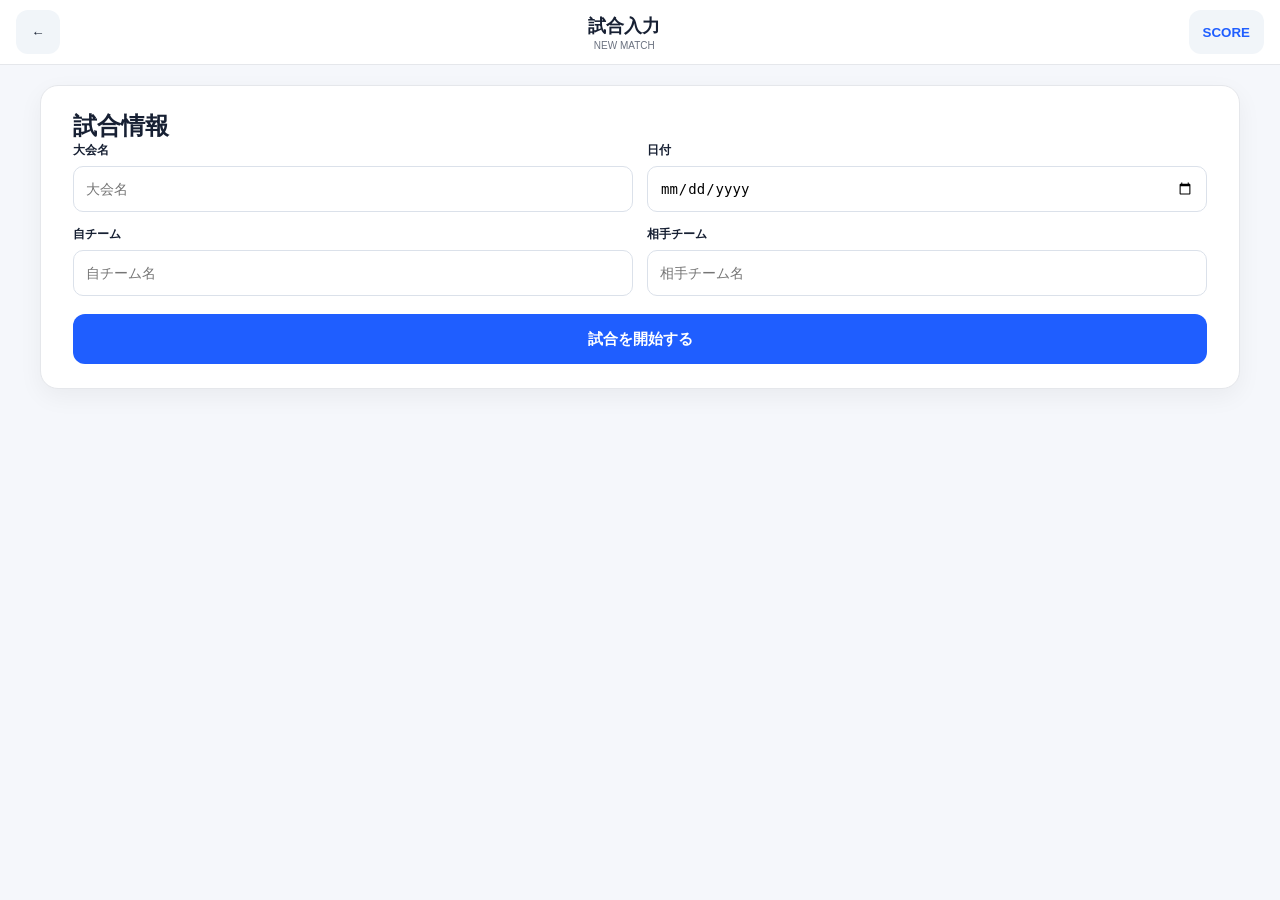
<file: match.html>
<!DOCTYPE html>
<html lang="ja">
<head>
    <meta charset="UTF-8">
    <meta name="viewport" content="width=device-width, initial-scale=1.0">

    <title>試合入力 | Handball Stats Hub</title>

    <link rel="stylesheet" href="css/style.css">
    <link rel="stylesheet" href="css/match.css">

    <script defer src="js/storage.js"></script>
    <script defer src="js/match.js"></script>
</head>

<body>

<header class="match-header">

    <button
        type="button"
        class="back-button"
        onclick="location.href='index.html'">
        ←
    </button>

    <div class="match-title">
        <h1>試合入力</h1>
        <span id="matchStatus">NEW MATCH</span>
    </div>

    <button
        type="button"
        class="running-score-button"
        onclick="openRunningScore()">
        SCORE
    </button>

</header>


<main class="match-container">

    <!-- =========================
         試合作成
    ========================== -->

    <section
        id="matchSetup"
        class="match-card setup-card">

        <div class="card-title">
            <h2>試合情報</h2>
        </div>

        <div class="form-grid">

            <label class="form-field">
                <span>大会名</span>
                <input
                    type="text"
                    id="competition"
                    placeholder="大会名">
            </label>

            <label class="form-field">
                <span>日付</span>
                <input
                    type="date"
                    id="matchDate">
            </label>

            <label class="form-field">
                <span>自チーム</span>
                <input
                    type="text"
                    id="homeTeam"
                    placeholder="自チーム名">
            </label>

            <label class="form-field">
                <span>相手チーム</span>
                <input
                    type="text"
                    id="awayTeam"
                    placeholder="相手チーム名">
            </label>

        </div>

        <button
            type="button"
            id="createMatchButton"
            class="primary-button">
            試合を開始する
        </button>

    </section>


    <!-- =========================
         試合中ヘッダー
    ========================== -->

    <section
        id="liveMatchArea"
        class="live-match-area hidden">

        <div class="score-header">

            <div class="team-score home-score">

                <span
                    id="displayHomeTeam"
                    class="team-name">
                    自チーム
                </span>

                <strong id="homeScore">
                    0
                </strong>

            </div>


            <div class="match-clock">

                <span id="periodDisplay">
                    前半
                </span>

                <strong id="matchClock">
                    00:00
                </strong>

                <div class="clock-controls">

                    <button
                        type="button"
                        id="clockStartButton">
                        START
                    </button>

                    <button
                        type="button"
                        id="clockStopButton">
                        STOP
                    </button>

                </div>

            </div>


            <div class="team-score away-score">

                <span
                    id="displayAwayTeam"
                    class="team-name">
                    相手チーム
                </span>

                <strong id="awayScore">
                    0
                </strong>

            </div>

        </div>


        <!-- =========================
             チーム切替
        ========================== -->

        <div class="team-switch">

            <button
                type="button"
                class="team-switch-button active"
                data-team="home"
                id="homeTeamButton">
                自チーム
            </button>

            <button
                type="button"
                class="team-switch-button"
                data-team="away"
                id="awayTeamButton">
                相手チーム
            </button>

        </div>


        <!-- =========================
             現在の入力情報
        ========================== -->

        <section class="input-status-card">

            <div>
                <span>TEAM</span>
                <strong id="selectedTeamLabel">
                    自チーム
                </strong>
            </div>

            <div>
                <span>PLAYER</span>
                <strong id="selectedPlayerLabel">
                    -
                </strong>
            </div>

            <div>
                <span>POSITION</span>
                <strong id="selectedPositionLabel">
                    -
                </strong>
            </div>

            <div>
                <span>COURSE</span>
                <strong id="selectedCourseLabel">
                    -
                </strong>
            </div>

            <div>
                <span>RESULT</span>
                <strong id="selectedResultLabel">
                    -
                </strong>
            </div>

        </section>


        <!-- =========================
     ポジション・背番号
========================== -->

<section class="input-section">

    <div class="section-heading">
        <h2>ポジション・背番号</h2>
        <span>背番号は文字入力可能</span>
    </div>


        <div class="position-player-grid">

    <div class="position-player-card">
        <span class="position-label">LW</span>
        <input type="text" class="player-number-input"
               data-position-player="LW"
               placeholder="背番号"
               autocomplete="off">
    </div>

    <div class="position-player-card">
        <span class="position-label">PV</span>
        <input type="text" class="player-number-input"
               data-position-player="PV"
               placeholder="背番号"
               autocomplete="off">
    </div>

    <div class="position-player-card">
        <span class="position-label">RW</span>
        <input type="text" class="player-number-input"
               data-position-player="RW"
               placeholder="背番号"
               autocomplete="off">
    </div>

    <div class="position-player-card">
        <span class="position-label">LB</span>
        <input type="text" class="player-number-input"
               data-position-player="LB"
               placeholder="背番号"
               autocomplete="off">
    </div>

    <div class="position-player-card">
        <span class="position-label">CB</span>
        <input type="text" class="player-number-input"
               data-position-player="CB"
               placeholder="背番号"
               autocomplete="off">
    </div>

    <div class="position-player-card">
        <span class="position-label">RB</span>
        <input type="text" class="player-number-input"
               data-position-player="RB"
               placeholder="背番号"
               autocomplete="off">
    </div>

           <div class="position-player-card">
    <span class="position-label">EP</span>
    <input
        type="text"
        class="player-number-input"
        data-position-player="EP"
        placeholder="背番号"
        autocomplete="off">
</div>

<div class="position-player-card">
    <span class="position-label">GK</span>
    <input
        type="text"
        class="player-number-input"
        data-position-player="GK"
        placeholder="背番号"
        autocomplete="off">
</div> 

        </div>

</section>

        <!-- =========================
             シュートコース
        ========================== -->

        <section class="input-section">

            <div class="section-heading">

                <h2>シュートコース</h2>

                <span>
                    ワンタップで選択
                </span>

            </div>

            <div
                id="shotCourseGrid"
                class="shot-course-grid">

                <button type="button" data-course="UL">
                    UL
                </button>

                <button type="button" data-course="UC">
                    UC
                </button>

                <button type="button" data-course="UR">
                    UR
                </button>

                <button type="button" data-course="ML">
                    ML
                </button>

                <button type="button" data-course="MC">
                    MC
                </button>

                <button type="button" data-course="MR">
                    MR
                </button>

                <button type="button" data-course="LL">
                    LL
                </button>

                <button type="button" data-course="LC">
                    LC
                </button>

                <button type="button" data-course="LR">
                    LR
                </button>

            </div>

        </section>


        <!-- =========================
             結果
        ========================== -->

        <section class="input-section">

            <div class="section-heading">

                <h2>結果</h2>

            </div>

            <div class="result-grid">

    <button
        type="button"
        data-result="GOAL">
        GOAL
    </button>

    <button
        type="button"
        data-result="SAVE">
        SAVE
    </button>

    <button
        type="button"
        data-result="OUT">
        OUT
    </button>

    <button
        type="button"
        data-result="MISS">
        MISS
    </button>

</div>

        </section>


        <!-- =========================
             攻撃種類
        ========================== -->

        <section class="input-section">

            <div class="section-heading">

                <h2>攻撃</h2>

            </div>

            <div class="attack-grid">

                <button
                    type="button"
                    data-attack="SET">
                    SET
                </button>

                <button
                    type="button"
                    data-attack="FAST">
                    FAST
                </button>

                   <button
        type="button"
        data-attack="EMPTY">
        EMPTY
    </button>

                <button
                    type="button"
                    data-attack="7M">
                    7M
                </button>

            </div>

        </section>


        <!-- =========================
             OTHER
        ========================== -->

        <section class="other-section">

            <button
                type="button"
                id="otherButton"
                class="other-button">
                OTHER
            </button>

            <div
                id="otherMenu"
                class="other-menu hidden">

                <button
                    type="button"
                    data-other="MISS">
                    ミス
                </button>

                <button
                    type="button"
                    data-other="PENALTY">
                    ペナルティ
                </button>

                <button
                    type="button"
                    data-other="TIMEOUT">
                    タイムアウト
                </button>

                <button
                    type="button"
                    data-other="FREETHROW">
                    フリースロー
                </button>

                <button
                    type="button"
                    data-other="SUBSTITUTION">
                    選手交代
                </button>

            </div>

        </section>


        <!-- =========================
             保存
        ========================== -->

        <section class="save-section">

            <button
                type="button"
                id="saveEventButton"
                class="save-event-button">
                この記録を保存
            </button>

            <button
                type="button"
                id="clearInputButton"
                class="clear-input-button">
                入力をクリア
            </button>

        </section>


<!-- =========================
     EVENT HISTORY
========================= -->

<section class="history-section">

    <div class="section-heading">
        <h2>EVENT HISTORY</h2>
    </div>

    <div class="history-team-tabs">

        <button
            type="button"
            class="history-team-button active"
            data-history-team="home">
            自チーム
        </button>

        <button
            type="button"
            class="history-team-button"
            data-history-team="away">
            相手チーム
        </button>

    </div>

 <div class="history-columns">

    <div
        id="homeHistory"
        class="event-history hidden">
    </div>

    <div
        id="awayHistory"
        class="event-history hidden">
    </div>

</div>

</section>
        
        
        <!-- =========================
             試合終了
        ========================== -->

        <section class="finish-section">

            <button
                type="button"
                id="finishMatchButton"
                class="finish-button">
                試合終了・保存
            </button>

        </section>

    </section>

</main>


<!-- =========================
     OTHERモーダル
========================== -->

<div
    id="otherModal"
    class="modal-overlay hidden">

    <div class="modal">

        <div class="modal-header">

            <h2 id="otherModalTitle">
                OTHER
            </h2>

            <button
                type="button"
                id="closeOtherModal">
                ×
            </button>

        </div>


        <div
            id="otherModalContent"
            class="modal-content">

            <!-- JavaScriptで内容を生成 -->

        </div>

    </div>

</div>


</body>
</html>
</file>
<file: css/style.css>
* {
    box-sizing: border-box;
    margin: 0;
    padding: 0;
}

:root {
    --primary: #1f5eff;
    --primary-dark: #1647c7;
    --background: #f5f7fb;
    --surface: #ffffff;
    --text: #172033;
    --subtext: #6b7280;
    --border: #e5e7eb;
    --shadow: 0 8px 24px rgba(0, 0, 0, 0.06);
    --radius: 18px;
}

body {
    min-height: 100vh;
    background: var(--background);
    color: var(--text);
    font-family:
        -apple-system,
        BlinkMacSystemFont,
        "Segoe UI",
        "Hiragino Kaku Gothic ProN",
        "Hiragino Sans",
        Meiryo,
        sans-serif;
}

/* =========================
   Header
========================= */

.top-bar {
    width: 100%;
    background: var(--surface);
    border-bottom: 1px solid var(--border);
    padding: 20px 24px;
}

.logo h1 {
    font-size: 22px;
    font-weight: 700;
    letter-spacing: -0.3px;
}

.logo p {
    margin-top: 4px;
    color: var(--subtext);
    font-size: 12px;
}

/* =========================
   Home
========================= */

.home-container {
    width: min(1100px, calc(100% - 32px));
    margin: 0 auto;
    padding: 32px 0 50px;
}

.hero {
    background: var(--surface);
    border: 1px solid var(--border);
    border-radius: var(--radius);
    padding: 32px;
    margin-bottom: 24px;
    box-shadow: var(--shadow);
}

.hero h2 {
    font-size: 28px;
    line-height: 1.3;
    margin-bottom: 10px;
}

.hero p {
    color: var(--subtext);
    font-size: 15px;
    line-height: 1.7;
}

/* =========================
   Menu
========================= */

.menu-grid {
    display: grid;
    grid-template-columns: repeat(3, 1fr);
    gap: 16px;
}

.menu-card {
    appearance: none;
    width: 100%;
    min-height: 180px;
    border: 1px solid var(--border);
    border-radius: var(--radius);
    background: var(--surface);
    color: var(--text);
    padding: 24px;
    text-align: left;
    cursor: pointer;
    box-shadow: var(--shadow);
    transition:
        transform 0.15s ease,
        box-shadow 0.15s ease,
        border-color 0.15s ease;
}

.menu-card:hover {
    transform: translateY(-2px);
    border-color: #cbd5e1;
    box-shadow: 0 12px 28px rgba(0, 0, 0, 0.08);
}

.menu-card:active {
    transform: translateY(0);
}

.menu-card .icon {
    width: 46px;
    height: 46px;
    display: flex;
    align-items: center;
    justify-content: center;
    margin-bottom: 20px;
    border-radius: 13px;
    background: #edf3ff;
    color: var(--primary);
    font-size: 12px;
    font-weight: 800;
    letter-spacing: 0.5px;
}

.menu-card h3 {
    font-size: 18px;
    margin-bottom: 8px;
}

.menu-card p {
    color: var(--subtext);
    font-size: 13px;
    line-height: 1.6;
}

/* =========================
   Recent Matches
========================= */

.recent-section {
    margin-top: 36px;
}

.section-header {
    display: flex;
    align-items: center;
    justify-content: space-between;
    margin-bottom: 14px;
}

.section-header h2 {
    font-size: 20px;
}

.text-button {
    border: 0;
    background: transparent;
    color: var(--primary);
    font-size: 13px;
    font-weight: 600;
    cursor: pointer;
}

.text-button:hover {
    color: var(--primary-dark);
}

.recent-matches {
    width: 100%;
}

.empty-state {
    background: var(--surface);
    border: 1px solid var(--border);
    border-radius: var(--radius);
    padding: 48px 24px;
    text-align: center;
    box-shadow: var(--shadow);
}

.empty-icon {
    width: 54px;
    height: 54px;
    margin: 0 auto 16px;
    display: flex;
    align-items: center;
    justify-content: center;
    border-radius: 14px;
    background: #eef2f7;
    color: #64748b;
    font-size: 10px;
    font-weight: 800;
}

.empty-state h3 {
    font-size: 16px;
    margin-bottom: 7px;
}

.empty-state p {
    color: var(--subtext);
    font-size: 13px;
}

/* =========================
   Footer
========================= */

.app-footer {
    padding: 24px 16px 32px;
    text-align: center;
    color: var(--subtext);
    font-size: 11px;
    line-height: 1.7;
}

/* =========================
   Tablet
========================= */

@media (max-width: 800px) {

    .menu-grid {
        grid-template-columns: repeat(2, 1fr);
    }

}

/* =========================
   Smartphone
========================= */

@media (max-width: 560px) {

    .top-bar {
        padding: 16px;
    }

    .logo h1 {
        font-size: 19px;
    }

    .home-container {
        width: calc(100% - 24px);
        padding-top: 20px;
    }

    .hero {
        padding: 24px 20px;
        margin-bottom: 16px;
    }

    .hero h2 {
        font-size: 22px;
    }

    .hero p {
        font-size: 13px;
    }

    .menu-grid {
        grid-template-columns: 1fr 1fr;
        gap: 10px;
    }

    .menu-card {
        min-height: 150px;
        padding: 18px;
    }

    .menu-card .icon {
        width: 40px;
        height: 40px;
        margin-bottom: 14px;
    }

    .menu-card h3 {
        font-size: 15px;
    }

    .menu-card p {
        font-size: 11px;
    }

    .recent-section {
        margin-top: 26px;
    }

    .section-header h2 {
        font-size: 18px;
    }

    .empty-state {
        padding: 38px 18px;
    }

}

/* =========================
   Very Small Smartphone
========================= */

@media (max-width: 360px) {

    .menu-grid {
        grid-template-columns: 1fr;
    }

    .menu-card {
        min-height: 125px;
    }

}
</file>
<file: css/match.css>
* {
    box-sizing: border-box;
}

.match-header {
    position: sticky;
    top: 0;
    z-index: 100;
    display: flex;
    align-items: center;
    justify-content: space-between;
    gap: 12px;
    min-height: 64px;
    padding: 10px 16px;
    background: #ffffff;
    border-bottom: 1px solid #e5e7eb;
}

.back-button,
.running-score-button {
    width: 44px;
    height: 44px;
    border: 0;
    border-radius: 12px;
    background: #f1f5f9;
    color: #172033;
    font-weight: 700;
    cursor: pointer;
}

.running-score-button {
    width: auto;
    padding: 0 14px;
    color: #1f5eff;
}

.match-title {
    flex: 1;
    text-align: center;
}

.match-title h1 {
    font-size: 18px;
}

.match-title span {
    display: block;
    margin-top: 2px;
    color: #6b7280;
    font-size: 10px;
}

.match-container {
    width: min(900px, calc(100% - 24px));
    margin: 0 auto;
    padding: 20px 0 40px;
}

.match-card {
    background: #ffffff;
    border: 1px solid #e5e7eb;
    border-radius: 18px;
    padding: 20px;
    box-shadow: 0 8px 24px rgba(0, 0, 0, 0.05);
}

.form-grid {
    display: grid;
    grid-template-columns: 1fr 1fr;
    gap: 14px;
}

.form-field {
    display: flex;
    flex-direction: column;
    gap: 7px;
}

.form-field span {
    font-size: 12px;
    font-weight: 600;
}

.form-field input {
    width: 100%;
    height: 46px;
    padding: 0 12px;
    border: 1px solid #dbe1ea;
    border-radius: 10px;
    font-size: 14px;
    outline: none;
}

.form-field input:focus {
    border-color: #1f5eff;
}

.primary-button {
    width: 100%;
    height: 50px;
    margin-top: 18px;
    border: 0;
    border-radius: 12px;
    background: #1f5eff;
    color: #ffffff;
    font-size: 15px;
    font-weight: 700;
    cursor: pointer;
}

.hidden {
    display: none !important;
}

.score-header {
    display: grid;
    grid-template-columns: 1fr auto 1fr;
    align-items: center;
    gap: 14px;
    margin-bottom: 16px;
}

.team-score {
    display: flex;
    flex-direction: column;
    gap: 5px;
}

.team-score strong {
    font-size: 34px;
}

.away-score {
    text-align: right;
    align-items: flex-end;
}

.team-name {
    color: #64748b;
    font-size: 12px;
    font-weight: 600;
}

.match-clock {
    min-width: 100px;
    text-align: center;
}

.match-clock span {
    display: block;
    color: #64748b;
    font-size: 11px;
}

.match-clock strong {
    display: block;
    margin: 2px 0 6px;
    font-size: 22px;
    font-variant-numeric: tabular-nums;
}

.clock-controls {
    display: flex;
    justify-content: center;
    gap: 5px;
}

.clock-controls button {
    border: 1px solid #dbe1ea;
    border-radius: 7px;
    background: #ffffff;
    padding: 5px 7px;
    font-size: 9px;
    cursor: pointer;
}

.team-switch {
    display: grid;
    grid-template-columns: 1fr 1fr;
    gap: 6px;
    padding: 5px;
    margin-bottom: 16px;
    background: #eef2f7;
    border-radius: 12px;
}

.team-switch-button {
    height: 44px;
    border: 0;
    border-radius: 9px;
    background: transparent;
    color: #64748b;
    font-weight: 700;
    cursor: pointer;
}

.team-switch-button.active {
    background: #1f5eff;
    color: #ffffff;
}

.input-status-card {
    display: grid;
    grid-template-columns: repeat(5, 1fr);
    gap: 8px;
    padding: 12px;
    margin-bottom: 20px;
    border: 1px solid #e5e7eb;
    border-radius: 14px;
    background: #f8fafc;
}

.input-status-card div {
    min-width: 0;
    text-align: center;
}

.input-status-card span {
    display: block;
    margin-bottom: 4px;
    color: #94a3b8;
    font-size: 8px;
    font-weight: 700;
}

.input-status-card strong {
    display: block;
    overflow: hidden;
    color: #172033;
    font-size: 11px;
    text-overflow: ellipsis;
    white-space: nowrap;
}

.input-section {
    margin-top: 20px;
}

.section-heading {
    display: flex;
    align-items: center;
    justify-content: space-between;
    margin-bottom: 10px;
}

.section-heading h2 {
    font-size: 15px;
}

.section-heading span {
    color: #94a3b8;
    font-size: 10px;
}

.player-grid {
    display: grid;
    grid-template-columns: repeat(8, 1fr);
    gap: 7px;
}

.player-grid button,
.position-grid button,
.shot-course-grid button,
.result-grid button,
.attack-grid button {
    min-height: 42px;
    border: 1px solid #dbe1ea;
    border-radius: 9px;
    background: #ffffff;
    color: #172033;
    font-weight: 700;
    cursor: pointer;
}

.player-grid button.active,
.position-grid button.active,
.shot-course-grid button.active,
.result-grid button.active,
.attack-grid button.active {
    border-color: #1f5eff;
    background: #edf3ff;
    color: #1f5eff;
}

.position-grid {
    display: grid;
    grid-template-columns: repeat(6, 1fr);
    gap: 7px;
}

.shot-course-grid {
    display: grid;
    grid-template-columns: repeat(3, 1fr);
    gap: 7px;
    max-width: 360px;
    margin: 0 auto;
}

.shot-course-grid button {
    min-height: 58px;
    font-size: 13px;
}

.result-grid {
    display: grid;
    grid-template-columns: repeat(4, 1fr);
    gap: 7px;
}

.result-grid button {
    min-height: 46px;
    font-size: 11px;
}

.attack-grid {
    display: grid;
    grid-template-columns: repeat(4, 1fr);
    gap: 7px;
}

.attack-grid button {
    min-height: 46px;
}

.other-section {
    margin-top: 20px;
}

.other-button {
    width: 100%;
    height: 50px;
    border: 1px solid #cbd5e1;
    border-radius: 12px;
    background: #f8fafc;
    color: #172033;
    font-size: 14px;
    font-weight: 800;
    cursor: pointer;
}

.other-menu {
    display: grid;
    grid-template-columns: repeat(2, 1fr);
    gap: 7px;
    margin-top: 8px;
}

.other-menu button {
    min-height: 44px;
    border: 1px solid #dbe1ea;
    border-radius: 9px;
    background: #ffffff;
    cursor: pointer;
}

.save-section {
    display: grid;
    grid-template-columns: 2fr 1fr;
    gap: 8px;
    margin-top: 20px;
}

.save-event-button {
    height: 54px;
    border: 0;
    border-radius: 12px;
    background: #1f5eff;
    color: #ffffff;
    font-size: 15px;
    font-weight: 800;
    cursor: pointer;
}

.clear-input-button {
    height: 54px;
    border: 1px solid #dbe1ea;
    border-radius: 12px;
    background: #ffffff;
    color: #64748b;
    font-weight: 700;
    cursor: pointer;
}

.finish-section {
    margin-top: 12px;
}

.finish-button {
    width: 100%;
    height: 48px;
    border: 1px solid #fecaca;
    border-radius: 12px;
    background: #fff7f7;
    color: #b91c1c;
    font-weight: 700;
    cursor: pointer;
}

.modal-overlay {
    position: fixed;
    inset: 0;
    z-index: 1000;
    display: flex;
    align-items: flex-end;
    justify-content: center;
    padding: 12px;
    background: rgba(15, 23, 42, 0.45);
}

.modal {
    width: min(520px, 100%);
    max-height: 80vh;
    overflow-y: auto;
    border-radius: 18px 18px 12px 12px;
    background: #ffffff;
}

.modal-header {
    display: flex;
    align-items: center;
    justify-content: space-between;
    padding: 16px;
    border-bottom: 1px solid #e5e7eb;
}

.modal-header h2 {
    font-size: 17px;
}

.modal-header button {
    width: 34px;
    height: 34px;
    border: 0;
    border-radius: 8px;
    background: #f1f5f9;
    font-size: 20px;
    cursor: pointer;
}

.modal-content {
    display: grid;
    gap: 8px;
    padding: 16px;
}

.modal-content button {
    min-height: 48px;
    border: 1px solid #dbe1ea;
    border-radius: 10px;
    background: #ffffff;
    font-weight: 700;
    cursor: pointer;
}

@media (max-width: 600px) {

    .match-container {
        width: calc(100% - 16px);
        padding-top: 12px;
    }

    .match-card {
        padding: 14px;
    }

    .form-grid {
        grid-template-columns: 1fr;
    }

    .input-status-card {
        grid-template-columns: repeat(5, 1fr);
        padding: 9px 5px;
    }

    .player-grid {
        grid-template-columns: repeat(8, 1fr);
    }

    .player-grid button {
        min-height: 40px;
    }

    .position-grid {
        grid-template-columns: repeat(3, 1fr);
    }

    .result-grid {
        grid-template-columns: repeat(3, 1fr);
    }

    .result-grid button:nth-child(4),
    .result-grid button:nth-child(5) {
        grid-column: span 1;
    }

    .attack-grid {
        grid-template-columns: repeat(4, 1fr);
    }

    .save-section {
        grid-template-columns: 1fr;
    }

}

@media (max-width: 380px) {

    .player-grid {
        grid-template-columns: repeat(4, 1fr);
    }

    .score-header {
        gap: 7px;
    }

    .team-score strong {
        font-size: 28px;
    }

    .match-clock strong {
        font-size: 19px;
    }

    .input-status-card strong {
        font-size: 9px;
    }

    .attack-grid {
        grid-template-columns: repeat(2, 1fr);
    }

}

/* =========================
   ポジション・背番号
========================= */

.position-player-grid {
    display: grid;
    grid-template-columns: repeat(3, 1fr);
    gap: 10px;
    width: 100%;
}

.position-player-card {
    display: flex;
    flex-direction: column;
    align-items: center;
    justify-content: center;
    gap: 8px;
    min-height: 82px;
    padding: 10px;
    border: 1px solid #dbe1ea;
    border-radius: 12px;
    background: #ffffff;
}

.position-label {
    color: #172033;
    font-size: 15px;
    font-weight: 800;
}

.player-number-input {
    width: 100%;
    height: 38px;
    padding: 0 8px;
    border: 1px solid #cbd5e1;
    border-radius: 8px;
    background: #ffffff;
    color: #172033;
    font-size: 14px;
    text-align: center;
    outline: none;
}

.player-number-input:focus {
    border-color: #1f5eff;
    box-shadow: 0 0 0 2px rgba(31, 94, 255, 0.1);
}

.player-number-input::placeholder {
    color: #94a3b8;
    font-size: 11px;
}

/* =========================
   試合入力画面・タブレット調整
========================= */

@media (min-width: 700px) {

    .match-container {
        width: min(1100px, calc(100% - 32px));
    }

    .match-card {
        padding: 24px 28px;
    }

    .position-player-grid {
        max-width: 720px;
        margin: 0 auto;
    }

    .shot-course-grid {
        max-width: 500px;
    }

}


/* =========================
   iPad 横向き入力
========================= */

@media (min-width: 900px) {

    .match-container {
        width: min(1200px, calc(100% - 40px));
    }

    .match-card {
        padding: 24px 32px;
    }

    .input-section {
        margin-top: 24px;
    }

    .position-player-grid {
        max-width: 760px;
    }

    .position-player-card {
        min-height: 90px;
    }

    .player-number-input {
        max-width: 180px;
    }

    .shot-course-grid {
        max-width: 540px;
    }

}


/* =========================
   スマートフォン
========================= */

@media (max-width: 699px) {

    .position-player-grid {
        grid-template-columns: repeat(3, 1fr);
        gap: 7px;
    }

    .position-player-card {
        min-height: 72px;
        padding: 7px;
        gap: 5px;
    }

    .position-label {
        font-size: 13px;
    }

    .player-number-input {
        height: 34px;
        font-size: 13px;
    }

}


/* =========================
   小型スマートフォン
========================= */

@media (max-width: 400px) {

    .match-header {
        min-height: 58px;
        padding: 7px 10px;
    }

    .match-title h1 {
        font-size: 16px;
    }

    .match-container {
        width: calc(100% - 10px);
    }

    .match-card {
        padding: 11px;
    }

    .position-player-grid {
        gap: 5px;
    }

    .position-player-card {
        min-height: 68px;
        padding: 6px 4px;
    }

    .position-label {
        font-size: 12px;
    }

    .player-number-input {
        height: 32px;
        padding: 0 4px;
        font-size: 12px;
    }

    .player-number-input::placeholder {
        font-size: 9px;
    }

}

/* =========================
   結果ボタン：常に4列
========================= */

.result-grid {
    display: grid !important;
    grid-template-columns: repeat(4, 1fr) !important;
    gap: 7px;
}

.result-grid button {
    min-height: 46px;
}

/* =========================
   EVENT HISTORY
========================= */

.history-section {
    margin-top: 24px;
}

.history-team-tabs {
    display: grid;
    grid-template-columns: repeat(2, 1fr);
    gap: 8px;
    margin-bottom: 12px;
}

.history-team-button {
    min-height: 42px;
    border: 1px solid #d5dbe5;
    border-radius: 9px;
    background: #f5f7fa;
    color: #172033;
    font-size: 13px;
    font-weight: 700;
    cursor: pointer;
}

.history-team-button.active {
    background: #172033;
    color: #ffffff;
    border-color: #172033;
}

.event-history {
    display: flex;
    flex-direction: column;
    gap: 6px;
    max-height: 280px;
    overflow-y: auto;
}

.event-history.hidden {
    display: none;
}

.history-event {
    display: grid;
    grid-template-columns: 52px 1fr;
    gap: 8px;
    padding: 9px 10px;
    border: 1px solid #e1e5eb;
    border-radius: 8px;
    background: #ffffff;
}

.history-time {
    font-size: 11px;
    color: #687386;
    font-weight: 700;
}

.history-main {
    display: flex;
    flex-wrap: wrap;
    align-items: center;
    gap: 7px;
}

.history-player {
    font-size: 13px;
    font-weight: 800;
}

.history-position {
    font-size: 11px;
    color: #687386;
}

.history-course {
    font-size: 11px;
    color: #687386;
}

.history-result {
    font-size: 12px;
    font-weight: 800;
}

.history-attack {
    font-size: 10px;
    padding: 2px 5px;
    border-radius: 4px;
    background: #eef1f5;
    color: #4b5563;
}

.history-empty {
    padding: 20px;
    text-align: center;
    color: #8a93a3;
    font-size: 12px;
}

/* =========================
   EVENT HISTORY
========================= */

.history-section {
    margin-top: 24px;
}

.history-team-tabs {
    display: grid;
    grid-template-columns: repeat(2, 1fr);
    gap: 8px;
    margin-bottom: 12px;
}

.history-team-button {
    min-height: 42px;
    border: 1px solid #d5dbe5;
    border-radius: 9px;
    background: #f5f7fa;
    color: #172033;
    font-size: 13px;
    font-weight: 700;
    cursor: pointer;
}

.history-team-button.active {
    background: #172033;
    color: #ffffff;
    border-color: #172033;
}

.event-history {
    display: flex;
    flex-direction: column;
    gap: 6px;
    max-height: 280px;
    overflow-y: auto;
}

.event-history.hidden {
    display: none;
}

.history-event {
    display: grid;
    grid-template-columns: 52px 1fr;
    gap: 8px;
    padding: 9px 10px;
    border: 1px solid #e1e5eb;
    border-radius: 8px;
    background: #ffffff;
}

.history-time {
    font-size: 11px;
    color: #687386;
    font-weight: 700;
}

.history-main {
    display: flex;
    flex-wrap: wrap;
    align-items: center;
    gap: 7px;
}

.history-player {
    font-size: 13px;
    font-weight: 800;
}

.history-position {
    font-size: 11px;
    color: #687386;
}

.history-course {
    font-size: 11px;
    color: #687386;
}

.history-result {
    font-size: 12px;
    font-weight: 800;
}

.history-attack {
    font-size: 10px;
    padding: 2px 5px;
    border-radius: 4px;
    background: #eef1f5;
    color: #4b5563;
}

.history-empty {
    padding: 20px;
    text-align: center;
    color: #8a93a3;
    font-size: 12px;
}

.history-closed {
    display: none !important;
}

/* =========================
   HISTORY WIDTH
========================= */

.event-history {
    width: 100%;
    box-sizing: border-box;
}

.event-history.hidden {
    display: none !important;
}

.history-event {
    width: 100%;
    box-sizing: border-box;
}

/* =========================
   HISTORY 2 COLUMNS
========================= */

.history-columns {
    display: grid;
    grid-template-columns: 1fr 1fr;
    gap: 8px;
    width: 100%;
}

.history-columns .event-history {
    width: 100%;
    min-width: 0;
    box-sizing: border-box;
}

.history-event {
    width: 100%;
    box-sizing: border-box;
}
</file>
